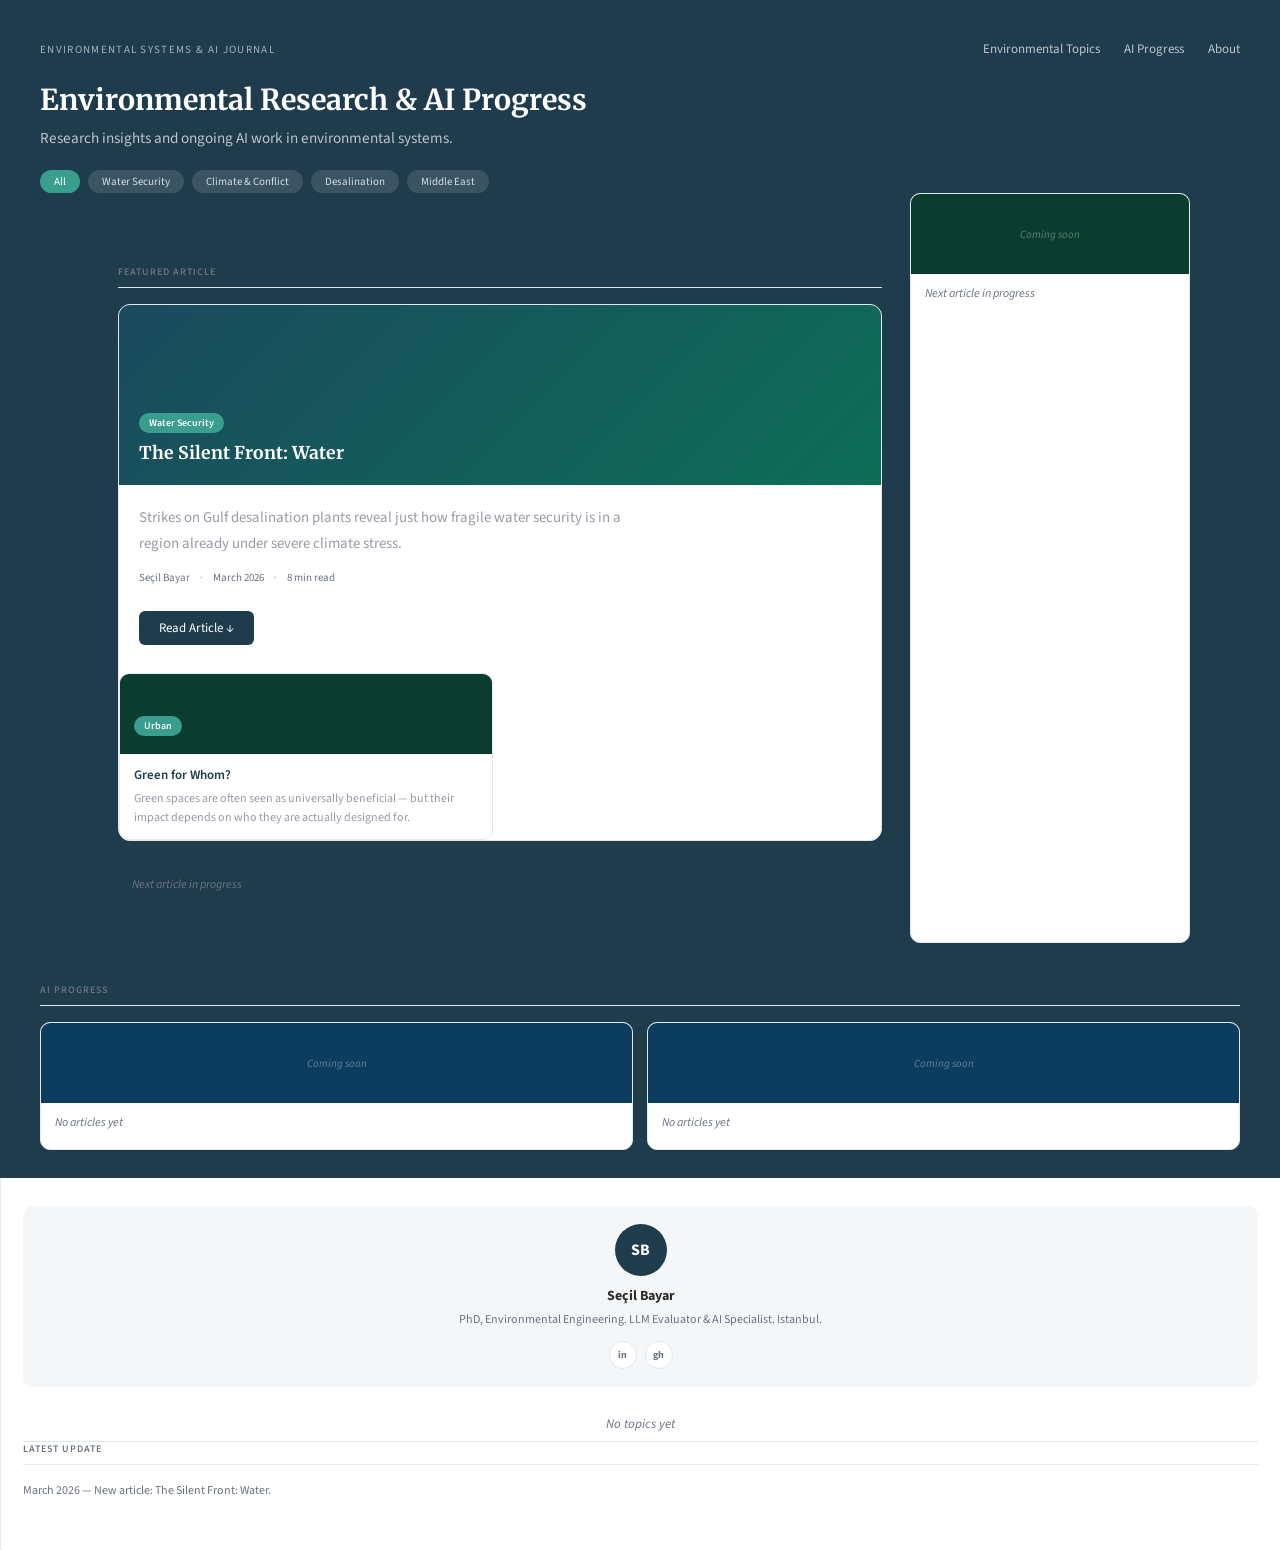
<file: blog.html>
<!DOCTYPE html>
<html lang="en">
<head>
  <meta charset="UTF-8">
  <meta name="viewport" content="width=device-width, initial-scale=1.0">
  <title>Environmental Systems & AI Journal</title>
  <link href="https://fonts.googleapis.com/css2?family=Merriweather:ital,wght@0,400;0,700;1,400&family=Source+Sans+3:wght@400;600;700&display=swap" rel="stylesheet">
  <link rel="stylesheet" href="css/style.css">
</head>
<body>

<div class="header">
  <div class="header-top">
    <div class="logo">Environmental Systems & AI Journal</div>
    <div class="header-right">
      <nav class="nav">
        <a href="#section-env">Environmental Topics</a>
        <a href="#section-ai">AI Progress</a>
        <a href="#about">About</a>
      </nav>
    </div>
  </div>
 <h1>Environmental Research & AI Progress</h1>
<p>Research insights and ongoing AI work in environmental systems.</p>
 
  <div class="filter-row">
  <div class="filter-pill active">All</div>
  <div class="filter-pill">Water Security</div>
  <div class="filter-pill">Climate & Conflict</div>
  <div class="filter-pill">Desalination</div>
  <div class="filter-pill">Middle East</div>
 
</div>

<div class="body-wrap">
  <div class="main-col">

    <div id="section-ai" style="margin-top:40px;">
      <div class="section-label">Featured Article</div>

      <div class="featured-card">
        <div class="featured-img">
          <div>
            <span class="tag">Water Security</span>
            <div class="featured-title">The Silent Front: Water</div>
          </div>
        </div>
        <div class="card-body">
          <p>Strikes on Gulf desalination plants reveal just how fragile water security is in a region already under severe climate stress.</p>
          <div class="card-meta">
            <span>Seçil Bayar</span><div class="meta-dot"></div>
            <span>March 2026</span><div class="meta-dot"></div>
            <span>8 min read</span>
          </div>
          <br>
          <button class="read-more-btn" onclick="toggleArticle(this)">Read Article ↓</button>
        </div>
        <div class="card-grid">

  <div class="small-card">
    <div class="small-card-img green">
      <span class="tag">Urban</span>
    </div>
    <div class="small-card-body">
      <h4>Green for Whom?</h4>
      <p>Green spaces are often seen as universally beneficial — but their impact depends on who they are actually designed for.</p>
    </div>
  </div>

</div>
        <div class="article-content" id="article-main">

          <h2>The Gulf's Paradox</h2>
          <p>March 2026. As conflicts escalated across the Middle East, the world's eyes turned to missiles and fighter jets. But on the quieter front of this war, there was a very different target: water.</p>
          <p>The Gulf region sits on some of the world's most enormous oil and gas reserves — wealth that shapes the global economy. Yet beneath that same surface lies an equally serious absence: fresh water. The world's richest oil nations are, at the same time, among its most water-scarce.</p>

          <h2>Water Scarcity</h2>
          <p>Annual rainfall across the Gulf averages between 70 and 130 millimeters — and in some areas, it barely rains at all. According to NASA, the Middle East has been experiencing its worst drought in 900 years since 1998. Seven of the world's ten most water-stressed countries are in this region, where annual water withdrawals reach up to eight times the available renewable supply. The UN World Water Development Report 2024 found that 83% of the region's population lives under extremely high water stress. Bahrain, Kuwait, Oman, and Qatar rank among the most critical cases.</p>

          <h2>Desalination: A Vital Solution, a Fragile System</h2>
          <p>Faced with these conditions, Gulf states have been turning to desalination — converting seawater into drinking water — since 1938. Today, 90% of Kuwait's drinking water, 86% of Oman's, and 70% of Saudi Arabia's comes from these plants. The Gulf alone accounts for roughly 40% of the world's desalinated water, with over 400 facilities operating along its coastline. But the system is deeply fragile: entire cities depend on just a handful of large plants. Most of them run alongside power stations — meaning an attack on the energy grid can knock out water production just as quickly. This vulnerability isn't new. During the 1990–1991 Gulf War, Iraqi forces deliberately destroyed much of Kuwait's desalination capacity. That precedent has come back into sharp focus.</p>

          <h2>Attacks: A Region Under Threat</h2>
          <p>The March 2026 conflict struck water infrastructure directly. The US launched missiles from the Jufair base in Bahrain, hitting a desalination plant on Iran's Qeshm Island at the entrance to the Strait of Hormuz. According to Iran's Foreign Ministry, the strike disrupted water supply to 30 villages, forcing thousands to turn to unsafe water sources and significantly raising the risk of waterborne illness in the area. Kaveh Madani, Director of the UN University's Institute for Water, Environment and Health, called the attack "a wake-up call for the region."</p>
          <p>But Qeshm was not the only target. In the same period, Iran was reported to have damaged a desalination plant in Bahrain with a drone. Missile debris landed near a power and water complex in Fujairah, UAE. A strike on Dubai's Jebel Ali port came dangerously close to the city's 43 desalination units, which produce over 600 million cubic meters of water annually. And in Kuwait, debris from an intercepted drone caused a fire at the Doha West Power and Water Station.</p>
          <p>Analysts point out that none of this is coincidental: water facilities are fixed, coastal, high-value targets — strategically hard to resist. With Iran reportedly capable of producing around 10,000 drones per month, the scale of the threat becomes even clearer.</p>
          <p>These attacks also raise serious questions under international law. The Geneva Conventions explicitly prohibit attacks on water facilities essential to civilian survival.</p>

          <div class="map-wrap">
            <svg width="100%" viewBox="0 0 960 700" style="font-family:sans-serif;display:block;">
              <rect x="3" y="3" width="954" height="694" rx="10" fill="none" stroke="#1f3c4d" stroke-width="1.5"/>
              <text x="480" y="32" text-anchor="middle" fill="#1f3c4d" font-size="14" font-weight="700">March 2026 — Water Infrastructure Under Attack</text>
              <text x="480" y="50" text-anchor="middle" fill="#6b7280" font-size="11">Five critical sites threatened across the Gulf region</text>
              <ellipse cx="480" cy="340" rx="205" ry="88" fill="#b8d4e8"/>
              <ellipse cx="668" cy="306" rx="58" ry="28" fill="#8fb8d4"/>
              <path d="M215,215 Q288,190 365,198 Q442,205 512,193 Q574,184 632,206 Q679,222 699,260 Q687,281 664,291 Q631,285 598,291 Q564,297 540,308 Q518,318 495,322 Q470,320 445,314 Q419,310 393,307 Q362,304 331,307 Q308,311 285,315 Q263,318 240,310 Q218,297 204,281 Q190,262 215,237Z" fill="#e8f0d8" stroke="#c4bfb0" stroke-width="0.8"/>
              <path d="M192,358 Q235,344 278,338 Q322,333 366,335 Q410,336 453,335 Q496,333 536,330 Q572,327 603,324 Q634,321 654,327 Q665,344 658,366 Q641,388 606,398 Q562,408 517,412 Q463,415 407,416 Q351,417 298,415 Q252,408 219,397 Q188,385 177,369Z" fill="#f5e6d0" stroke="#c4bfb0" stroke-width="0.8"/>
              <ellipse cx="326" cy="338" rx="18" ry="12" fill="#f0d8e0" stroke="#c4bfb0" stroke-width="0.8"/>
              <path d="M180,296 Q194,283 210,287 Q221,295 224,311 Q222,331 211,344 Q200,354 188,356 Q175,351 172,333 Q169,314 180,296Z" fill="#e8ddf5" stroke="#c4bfb0" stroke-width="0.8"/>
              <path d="M632,206 Q666,210 699,224 Q727,237 748,255 Q764,270 767,290 Q764,310 752,322 Q737,333 716,337 Q694,340 674,335 Q655,330 639,321 Q622,311 610,302 Q599,294 595,288 Q602,281 616,275 Q632,268 645,259 Q660,247 668,233 Q657,217 635,210 Q633,207 632,206Z" fill="#d8eee0" stroke="#c4bfb0" stroke-width="0.8"/>
              <text x="438" y="244" text-anchor="middle" fill="#6b7a85" font-size="11" font-style="italic">IRAN</text>
              <text x="422" y="382" text-anchor="middle" fill="#6b7a85" font-size="10" font-style="italic">SAUDI ARABIA</text>
              <text x="196" y="324" text-anchor="middle" fill="#6b7a85" font-size="9" font-style="italic">KWT</text>
              <text x="700" y="268" text-anchor="middle" fill="#6b7a85" font-size="9" font-style="italic">UAE</text>
              <text x="326" y="340" text-anchor="middle" fill="#6b7a85" font-size="8">BHR</text>
              <text x="554" y="294" text-anchor="middle" fill="#4a6878" font-size="9" font-style="italic">Strait of Hormuz</text>
              <text x="420" y="318" text-anchor="middle" fill="#4a6878" font-size="9" font-style="italic">The Gulf</text>
              <line x1="572" y1="268" x2="80" y2="100" stroke="#c0392b" stroke-width="1" stroke-dasharray="5 3"/>
              <line x1="315" y1="334" x2="80" y2="230" stroke="#c0392b" stroke-width="1" stroke-dasharray="5 3"/>
              <line x1="695" y1="232" x2="790" y2="110" stroke="#e67e22" stroke-width="1" stroke-dasharray="5 3"/>
              <line x1="685" y1="318" x2="790" y2="460" stroke="#e67e22" stroke-width="1" stroke-dasharray="5 3"/>
              <line x1="188" y1="340" x2="80" y2="490" stroke="#e67e22" stroke-width="1" stroke-dasharray="5 3"/>
              <rect x="20" y="65" width="178" height="44" rx="5" fill="#1f3c4d"/>
              <text x="30" y="82" fill="white" font-size="11" font-weight="500">Qeshm Island — Iran</text>
              <text x="30" y="98" fill="#9fcec4" font-size="10">US airstrike · 30 villages</text>
              <rect x="20" y="198" width="178" height="44" rx="5" fill="#1f3c4d"/>
              <text x="30" y="215" fill="white" font-size="11" font-weight="500">Bahrain Desalination Plant</text>
              <text x="30" y="231" fill="#9fcec4" font-size="10">Iranian drone strike</text>
              <rect x="762" y="78" width="178" height="44" rx="5" fill="#1f3c4d"/>
              <text x="772" y="95" fill="white" font-size="11" font-weight="500">Fujairah F1 — UAE</text>
              <text x="772" y="111" fill="#f0c070" font-size="10">Missile debris nearby</text>
              <rect x="762" y="430" width="168" height="44" rx="5" fill="#1f3c4d"/>
              <text x="772" y="447" fill="white" font-size="11" font-weight="500">Jebel Ali — Dubai</text>
              <text x="772" y="463" fill="#f0c070" font-size="10">Strike dangerously close</text>
              <rect x="20" y="460" width="178" height="44" rx="5" fill="#1f3c4d"/>
              <text x="30" y="477" fill="white" font-size="11" font-weight="500">Doha West — Kuwait</text>
              <text x="30" y="493" fill="#f0c070" font-size="10">Drone debris caused fire</text>
              <circle cx="580" cy="272" r="9" fill="#c0392b" stroke="white" stroke-width="2"/>
              <text x="580" y="276" text-anchor="middle" fill="white" font-size="10" font-weight="500">1</text>
              <circle cx="326" cy="338" r="9" fill="#c0392b" stroke="white" stroke-width="2"/>
              <text x="326" y="342" text-anchor="middle" fill="white" font-size="10" font-weight="500">2</text>
              <circle cx="700" cy="226" r="9" fill="#e67e22" stroke="white" stroke-width="2"/>
              <text x="700" y="230" text-anchor="middle" fill="white" font-size="10" font-weight="500">3</text>
              <circle cx="690" cy="335" r="9" fill="#e67e22" stroke="white" stroke-width="2"/>
              <text x="690" y="339" text-anchor="middle" fill="white" font-size="10" font-weight="500">4</text>
              <circle cx="196" cy="334" r="9" fill="#e67e22" stroke="white" stroke-width="2"/>
              <text x="196" y="338" text-anchor="middle" fill="white" font-size="10" font-weight="500">5</text>
              <rect x="380" y="590" width="200" height="64" rx="6" fill="#1f3c4d"/>
              <circle cx="400" cy="609" r="7" fill="#c0392b" stroke="white" stroke-width="1.5"/>
              <text x="414" y="613" fill="white" font-size="11">Direct damage</text>
              <circle cx="400" cy="635" r="7" fill="#e67e22" stroke="white" stroke-width="1.5"/>
              <text x="414" y="639" fill="white" font-size="11">Near miss</text>
            </svg>
          </div>

          <h2>Regional and Global Implications</h2>
          <p>The impact of these strikes extends well beyond the region. Iran's closure of the Strait of Hormuz disrupted roughly 20% of global oil trade, forcing tankers to reroute around Africa. Since about a third of the world's fertilizer trade also passes through the strait, global food prices have come under significant pressure. Experts warn that the real crisis may still be coming — in the form of acute water shortages over the months ahead. Ed Cullinane of Global Water Intelligence puts it plainly: with ongoing strikes, an economic crisis, and a serious water shortage all converging, it is hard to even imagine how this summer will unfold.</p>

          <div class="references">
            <h3>References</h3>
            <ol>
              <li>UN World Water Development Report, 2024</li>
              <li>NASA Jet Propulsion Laboratory — Middle East Drought Study, 2022</li>
              <li>World Resources Institute — Aqueduct Water Risk Atlas, 2023</li>
              <li>Global Water Intelligence — Gulf Desalination Report</li>
              <li>Baker Institute / Rice University — GCC Water Security Analysis</li>
              <li>CSIS — Water and Conflict in the Middle East</li>
              <li>Pacific Institute — Water Conflict Chronology, 2023</li>
              <li>UN University Institute for Water, Environment and Health — Kaveh Madani, 2026</li>
              <li>Sembcorp Industries — Fujairah F1 Statement, March 2026</li>
              <li>Geneva Conventions Additional Protocol I, Article 54 — ICRC</li>
              <li>ScienceDirect — Desalination and Climate Change, 2025</li>
              <li>Peter Gleick — Water as a Weapon of War, Springer, 2019</li>
            </ol>
          </div>

          <div class="comment-section">
            <h3 class="comment-title">Comments</h3>
            <div class="comment-form">
              <input type="text" class="comment-input" id="comment-name" placeholder="Your name">
              <textarea class="comment-textarea" id="comment-text" placeholder="Write your comment..."></textarea>
              <button class="comment-btn" onclick="submitComment()">Submit</button>
            </div>
            <div id="comments-list"></div>
          </div>

        </div>
      </div>
    </div>

        <div class="small-card-body">
          <h4 style="color:var(--text-muted);font-weight:400;font-style:italic;font-size:12px;">Next article in progress</h4>
        </div>
      </div>
      <div class="small-card">
        <div class="small-card-img green" style="align-items:center;justify-content:center;">
          <span style="color:rgba(255,255,255,0.35);font-size:11px;font-style:italic;">Coming soon</span>
        </div>
        <div class="small-card-body">
          <h4 style="color:var(--text-muted);font-weight:400;font-style:italic;font-size:12px;">Next article in progress</h4>
        </div>
      </div>
    </div>

    <div id="section-ai" style="margin-top:40px;">
      <div class="section-label">AI Progress</div>
      <div class="card-grid">
        <div class="small-card">
          <div class="small-card-img blue" style="align-items:center;justify-content:center;">
            <span style="color:rgba(255,255,255,0.35);font-size:11px;font-style:italic;">Coming soon</span>
          </div>
          <div class="small-card-body">
            <h4 style="color:var(--text-muted);font-weight:400;font-style:italic;font-size:12px;">No articles yet</h4>
          </div>
        </div>
        <div class="small-card">
          <div class="small-card-img blue" style="align-items:center;justify-content:center;">
            <span style="color:rgba(255,255,255,0.35);font-size:11px;font-style:italic;">Coming soon</span>
          </div>
          <div class="small-card-body">
            <h4 style="color:var(--text-muted);font-weight:400;font-style:italic;font-size:12px;">No articles yet</h4>
          </div>
        </div>
      </div>
    </div>

  </div>

  <div class="sidebar" id="about">
    <div class="about-box">
      <div class="avatar">SB</div>
      <h3>Seçil Bayar</h3>
      <p>PhD, Environmental Engineering. LLM Evaluator &amp; AI Specialist. Istanbul.</p>
      <div class="social-row">
        <a href="https://linkedin.com" class="social-btn" target="_blank">in</a>
        <a href="https://github.com/secilovs" class="social-btn" target="_blank">gh</a>
      </div>
    </div>
    <div class="topics-box">
   <div class="topic-item" style="justify-content:center;color:var(--text-muted);font-style:italic;">
  No topics yet
</div>   
    <div class="section-label">Latest Update</div>
    <div class="update-box">March 2026 — New article: The Silent Front: Water.</div>
  </div>
</div>

<script>
function toggleArticle(btn) {
  var content = document.getElementById('article-main');
  var open = content.classList.toggle('open');
  btn.textContent = open ? 'Close ↑' : 'Read Article ↓';
}
function submitComment() {
  var name = document.getElementById('comment-name').value.trim();
  var text = document.getElementById('comment-text').value.trim();
  if (!name || !text) return;
  var list = document.getElementById('comments-list');
  var now = new Date();
  var dateStr = now.toLocaleDateString('en-US', {year:'numeric', month:'long', day:'numeric'});
  var item = document.createElement('div');
  item.className = 'comment-item';
  item.innerHTML = '<div class="comment-item-name">'+name+'</div><div class="comment-item-text">'+text+'</div><div class="comment-item-date">'+dateStr+'</div>';
  list.appendChild(item);
  document.getElementById('comment-name').value = '';
  document.getElementById('comment-text').value = '';
}
</script>
</body>
</html>
</file>
<file: css/style.css>
html {
  scroll-behavior: smooth;
}:root { --teal-dark:#1f3c4d; --teal-mid:#2a5068; --accent:#3a9e8f; --accent-light:#e6f4f1; --bg:#f4f6f8; --white:#ffffff; --text:#2c2c2c; --text-muted:#6b7280; --border:#e2e8f0; }
* { box-sizing:border-box; margin:0; padding:0; }
body { font-family:'Source Sans 3',sans-serif; background:var(--bg); color:var(--text); }
.header {
  background:var(--teal-dark);
  color:white;
  padding:40px 40px 28px;
  position: sticky;
  top: 0;
  z-index: 1000;
}
.header-top { display:flex; justify-content:space-between; align-items:center; margin-bottom:24px; flex-wrap:wrap; gap:12px; }
.logo { font-size:11px; letter-spacing:0.12em; opacity:0.6; text-transform:uppercase; }
.header-right { display:flex; align-items:center; gap:24px; }
.nav { display:flex; gap:24px; }
.nav a { color:rgba(255,255,255,0.7); text-decoration:none; font-size:13px; }
.nav a:hover { color:white; }
.lang-switch { display:flex; gap:4px; background:rgba(255,255,255,0.1); border-radius:20px; padding:3px; }
.lang-btn { background:none; border:none; color:rgba(255,255,255,0.6); font-size:12px; font-weight:600; padding:4px 12px; border-radius:16px; cursor:pointer; font-family:'Source Sans 3',sans-serif; transition:all 0.2s; }
.lang-btn.active { background:var(--accent); color:white; }
.header h1 { font-family:'Merriweather',serif; font-size:1.8rem; font-weight:700; margin-bottom:8px; }
.header p { font-size:0.95rem; opacity:0.7; max-width:520px; line-height:1.6; }
.filter-row { display:flex; gap:8px; flex-wrap:wrap; margin-top:20px; }
.filter-pill { background:rgba(255,255,255,0.12); color:rgba(255,255,255,0.8); font-size:11px; padding:4px 14px; border-radius:20px; cursor:pointer; }
.filter-pill.active { background:var(--accent); color:white; }
.body-wrap { display:grid; grid-template-columns:1fr 280px; max-width:1100px; margin:0 auto; }
.main-col { padding:32px 28px; }
.sidebar { background:white; border-left:1px solid var(--border); padding:28px 22px; }
.section-label { font-size:10px; letter-spacing:0.1em; text-transform:uppercase; color:var(--text-muted); font-weight:600; margin-bottom:16px; padding-bottom:8px; border-bottom:0.5px solid var(--border); }
.featured-card { background:white; border:1px solid var(--border); border-radius:12px; overflow:hidden; margin-bottom:24px; }
.featured-img { height:180px; background:linear-gradient(135deg,#1a4a5e 0%,#0d6e56 100%); display:flex; align-items:flex-end; padding:20px; }
.tag { display:inline-block; background:var(--accent); color:white; font-size:10px; font-weight:600; padding:3px 10px; border-radius:12px; margin-bottom:8px; }
.featured-title { color:white; font-family:'Merriweather',serif; font-size:1.1rem; font-weight:700; line-height:1.4; }
.card-body { padding:20px; }
.card-body p { font-size:0.93rem; color:var(--text-muted); line-height:1.7; margin-bottom:14px; }
.card-meta { display:flex; align-items:center; gap:10px; font-size:11px; color:var(--text-muted); }
.meta-dot { width:3px; height:3px; border-radius:50%; background:var(--border); }
.read-more-btn { background:var(--teal-dark); color:white; border:none; padding:8px 20px; border-radius:6px; font-size:13px; cursor:pointer; font-family:'Source Sans 3',sans-serif; margin-top:4px; }
.read-more-btn:hover { background:var(--teal-mid); }
.article-content { display:none; padding:24px; border-top:1px solid var(--border); }
.article-content.open { display:block; }
.article-content h2 { font-family:'Merriweather',serif; font-size:1.05rem; color:var(--teal-dark); margin:24px 0 10px; }
.article-content h2:first-child { margin-top:0; }
.article-content p { font-size:0.95rem; line-height:1.85; color:#444; margin-bottom:14px; }
.map-wrap { margin:20px 0; border-radius:10px; overflow:hidden; border:1px solid var(--border); }
.references { background:var(--bg); border-radius:8px; padding:16px 20px; margin-top:20px; }
.references h3 { font-size:12px; font-weight:700; letter-spacing:0.08em; text-transform:uppercase; color:var(--text-muted); margin-bottom:10px; }
.references ol { padding-left:18px; }
.references li { font-size:12px; color:var(--text-muted); line-height:1.7; margin-bottom:4px; }
.card-grid { display:grid; grid-template-columns:1fr 1fr; gap:14px; margin-top:8px; }
.small-card { background:white; border:1px solid var(--border); border-radius:10px; overflow:hidden; }
.small-card-img { height:80px; display:flex; align-items:flex-end; padding:10px 14px; }
.small-card-img.blue { background:#0d3d5e; }
.small-card-img.green { background:#0a3d2e; }
.small-card-body { padding:12px 14px; }
.small-card-body h4 { font-size:13px; font-weight:600; margin-bottom:5px; color:var(--teal-dark); line-height:1.4; }
.small-card-body p { font-size:12px; color:var(--text-muted); line-height:1.6; }
.about-box { background:var(--bg); border-radius:10px; padding:18px; margin-bottom:20px; text-align:center; }
.avatar { width:52px; height:52px; border-radius:50%; background:var(--teal-dark); display:flex; align-items:center; justify-content:center; margin:0 auto 10px; font-size:16px; font-weight:700; color:white; }
.about-box h3 { font-size:14px; font-weight:700; margin-bottom:4px; }
.about-box p { font-size:12px; color:var(--text-muted); line-height:1.6; margin-bottom:12px; }
.social-row { display:flex; justify-content:center; gap:8px; }
.social-btn { width:28px; height:28px; border-radius:50%; background:white; border:1px solid var(--border); display:flex; align-items:center; justify-content:center; font-size:10px; color:var(--text-muted); text-decoration:none; font-weight:700; }
.social-btn:hover { background:var(--teal-dark); color:white; }
.topics-box { margin-bottom:20px; }
.topic-item { display:flex; justify-content:space-between; align-items:center; padding:8px 0; border-bottom:0.5px solid var(--border); font-size:13px; }
.topic-count { font-size:11px; color:var(--text-muted); background:var(--bg); padding:2px 8px; border-radius:10px; }
.update-box { font-size:12px; color:var(--text-muted); line-height:1.7; }
@media(max-width:768px){ .body-wrap{grid-template-columns:1fr;} .sidebar{border-left:none;border-top:1px solid var(--border);} .card-grid{grid-template-columns:1fr;} .header{padding:28px 20px 20px;} .main-col{padding:20px 16px;} }
.comment-section { margin-top:28px; padding-top:24px; border-top:1px solid var(--border); }
.comment-title { font-family:'Merriweather',serif; font-size:1rem; color:var(--teal-dark); margin-bottom:16px; }
.comment-form { display:flex; flex-direction:column; gap:10px; margin-bottom:24px; }
.comment-input { padding:10px 14px; border:1px solid var(--border); border-radius:8px; font-size:13px; font-family:'Source Sans 3',sans-serif; background:var(--bg); color:var(--text); outline:none; }
.comment-input:focus { border-color:var(--accent); }
.comment-textarea { padding:10px 14px; border:1px solid var(--border); border-radius:8px; font-size:13px; font-family:'Source Sans 3',sans-serif; background:var(--bg); color:var(--text); resize:vertical; min-height:90px; outline:none; }
.comment-textarea:focus { border-color:var(--accent); }
.comment-btn { align-self:flex-start; background:var(--teal-dark); color:white; border:none; padding:9px 22px; border-radius:6px; font-size:13px; cursor:pointer; font-family:'Source Sans 3',sans-serif; }
.comment-btn:hover { background:var(--teal-mid); }
.comment-item { background:var(--bg); border-radius:8px; padding:14px 16px; margin-bottom:10px; }
.comment-item-name { font-size:13px; font-weight:600; color:var(--teal-dark); margin-bottom:4px; }
.comment-item-text { font-size:13px; color:#444; line-height:1.6; }
.comment-item-date { font-size:11px; color:var(--text-muted); margin-top:4px; }
</file>
